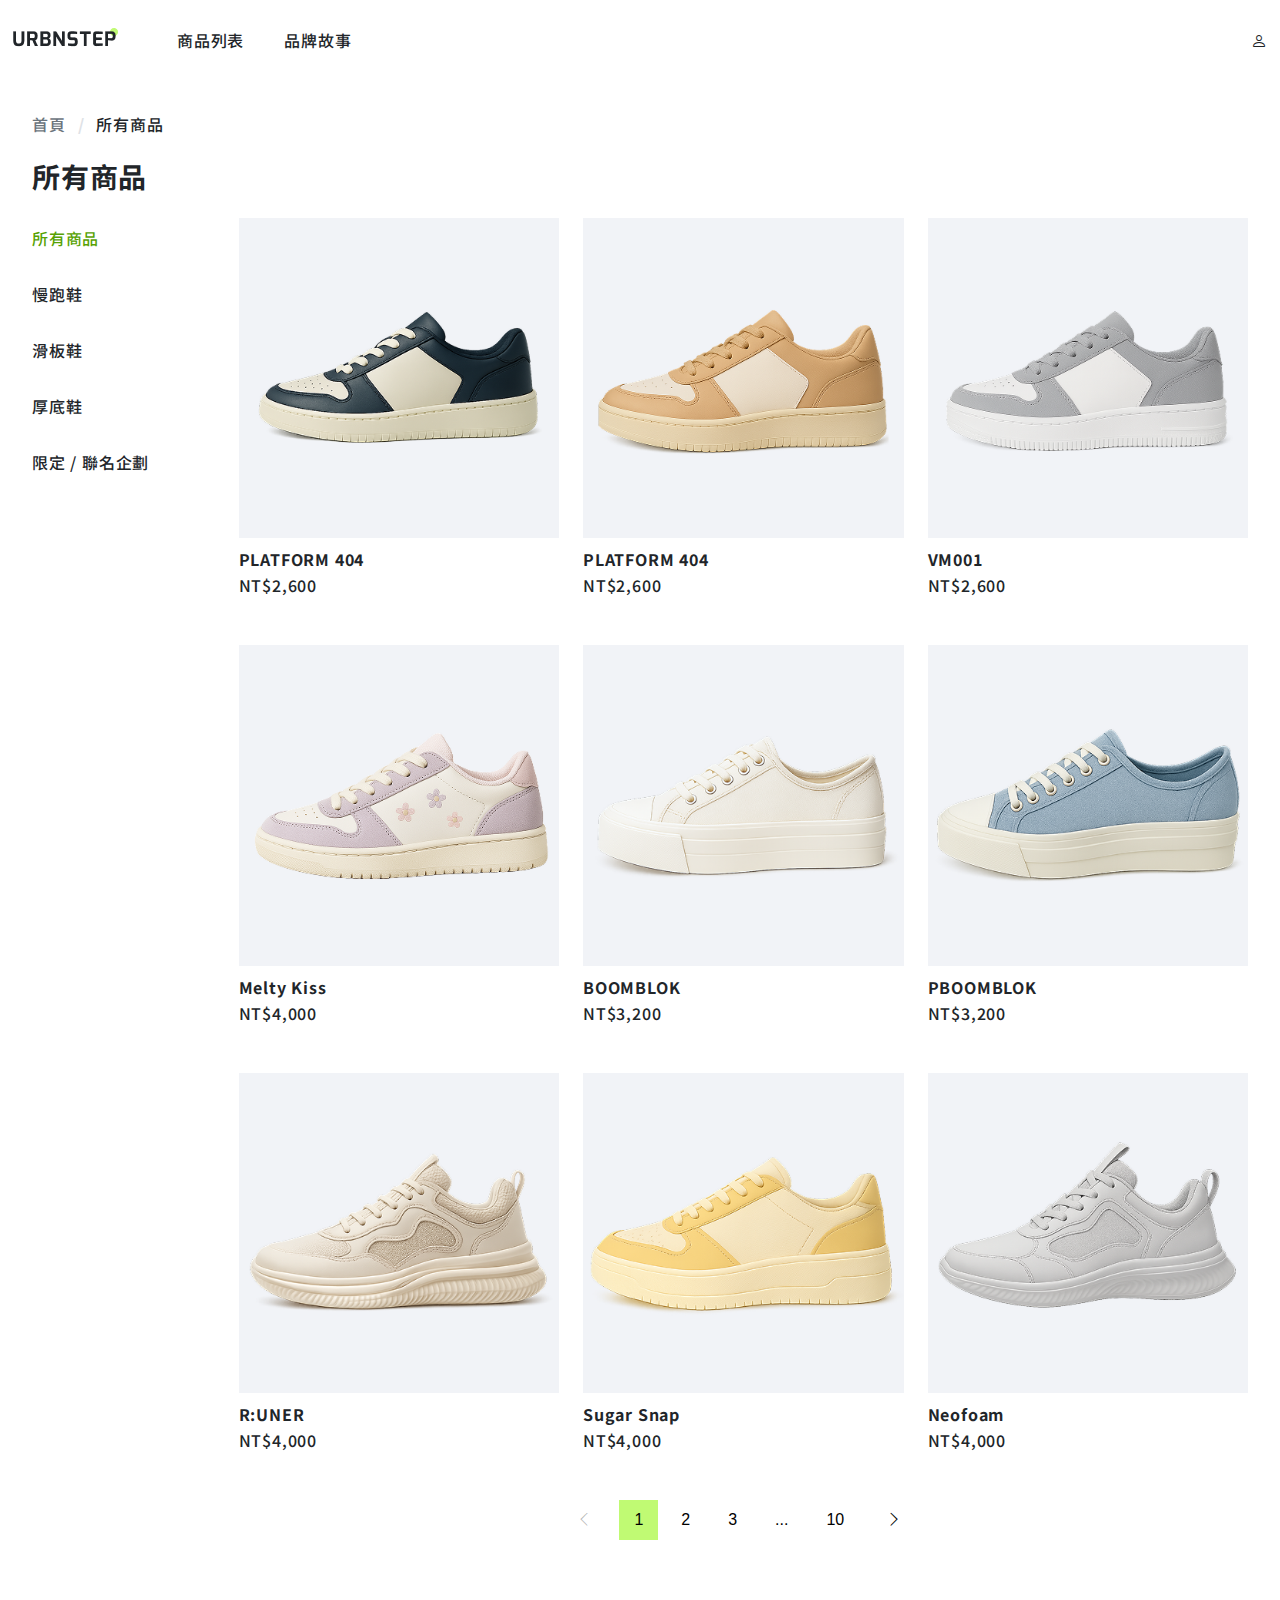
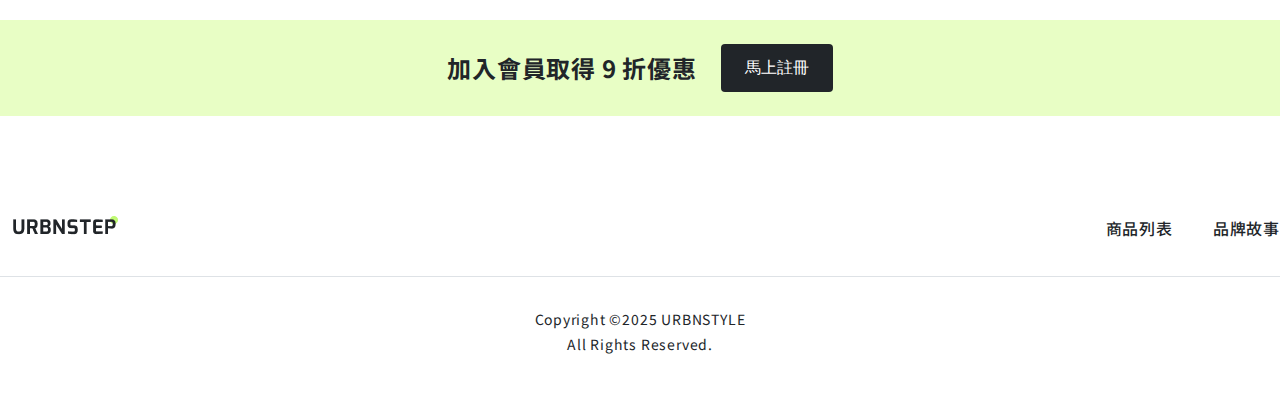
<file: Index.html>
<!DOCTYPE html>
<html lang="en">
<head>
    <meta charset="UTF-8">
    <meta name="viewport" content="width=device-width, initial-scale=1.0">
    <title>所有商品</title>
    <link rel="stylesheet" href="reset.css">
    <link rel="stylesheet" href="all.css">
    <link rel="stylesheet" href="Products.css">
    <link rel="stylesheet" href="https://cdn.jsdelivr.net/npm/bootstrap-icons@1.13.1/font/bootstrap-icons.min.css">

   
</head>
<body>
   <nav class="container py-16 d-flex align-center justify-btw" >
    <ul class="d-flex align-center">
        <li class="me-48"><a href="index.html"><img src="/img/Logo.png" alt="LOGO"/></a></li>
        <li class="me-40"><a href="Products.html" class="py-12">商品列表</a></li>
        <li><a href="story.html" class="py-12">品牌故事</a></li>
    </ul>
    <a href="#" class="p-12"><i class="bi bi-person"></i></a>
   </nav>

   <main class="container py-32 mb-48">
    <nav class="mb-24">
        <ol class="d-flex">
        <li class="breadcrumb-item"><a href="index.html" class="breadcrumb-link">首頁</a></li>
        <li class="breadcrumb-item">所有商品</li>
        </ol> 
    </nav>
    <h1 class="h3 mb-24">所有商品</h1>

    <div class="row">

        <div class="col-2">
            <ul class="category">
                <li class="mb-16"><a href="#" class="py-8 picked">所有商品</a></li>
                <li class="mb-16"><a href="#" class="py-8">慢跑鞋</a></li>
                <li class="mb-16"><a href="#" class="py-8">滑板鞋</a></li>
                <li class="mb-16"><a href="#" class="py-8">厚底鞋</a></li>
                <li class="mb-16"><a href="#" class="py-8">限定 / 聯名企劃</a></li>
            </ul>
        </div>

        <div class="col-10">
            <div class="row">
            <div class="card col-4">
               <div class="mb-48">
                <a href="info.html">
                <img src="img/Product-Card.png" alt="PLATFORM 404" class="mb-12"><h2 class="h6 mb-4">PLATFORM 404</h2><p>NT$2,600</p>
                </a>
               </div>  
            </div>
             <div class="card col-4">
               <div class="mb-48">
                <a href="info.html">
                <img src="img/Product-Card-1.png" alt="PLATFORM 404" class="mb-12"><h2 class="h6 mb-4">PLATFORM 404</h2><p>NT$2,600</p>
                </a>
               </div>  
            </div>
             <div class="card col-4">
               <div class="mb-48">
                <a href="info.html">
                <img src="img/Product-Card-2.png" alt="VM001" class="mb-12"><h2 class="h6 mb-4">VM001</h2><p>NT$2,600</p>
                </a>
               </div>  
            </div>
             <div class="card col-4">
               <div class="mb-48">
                <a href="info.html">
                <img src="img/Product-Card-3.png" alt="Melty Kiss" class="mb-12"><h2 class="h6 mb-4">Melty Kiss</h2><p>NT$4,000</p>
                </a>
               </div>  
            </div>
             <div class="card col-4">
               <div class="mb-48">
                <a href="info.html">
                <img src="img/Product-Card-4.png" alt="BOOMBLOK" class="mb-12"><h2 class="h6 mb-4">BOOMBLOK</h2><p>NT$3,200</p>
                </a>
               </div>  
            </div>
             <div class="card col-4">
               <div class="mb-48">
                <a href="info.html">
                <img src="img/Product-Card-5.png" alt="BOOMBLOK" class="mb-12"><h2 class="h6 mb-4">PBOOMBLOK</h2><p>NT$3,200</p>
                </a>
               </div>  
            </div>
             <div class="card col-4">
               <div class="mb-48">
                <a href="info.html">
                <img src="img/Product-Card-6.png" alt="R:UNER" class="mb-12"><h2 class="h6 mb-4">R:UNER</h2><p>NT$4,000</p>
                </a>
               </div>  
            </div>
             <div class="card col-4">
               <div class="mb-48">
                <a href="info.html">
                <img src="img/Product-Card-7.png" alt="Sugar Snap" class="mb-12"><h2 class="h6 mb-4">Sugar Snap</h2><p>NT$4,000</p>
                </a>
               </div>  
            </div>
             <div class="card col-4">
               <div class="mb-48">
                <a href="info.html">
                <img src="img/Product-Card-8.png" alt="Neofoam" class="mb-12"><h2 class="h6 mb-4">Neofoam</h2><p>NT$4,000</p>
                </a>
               </div>  
            </div>
            </div>
            <ul class="d-flex justify-center">
                <li class="me-12 page-item"><button type="button" class="btn" disabled><i class="bi bi-chevron-left"></i></button></li>
                 <li class="me-8 page-item"><button type="button" class="btn picked">1</button></li>
                 <li class="me-8 page-item"><button type="button" class="btn">2</button></li>
                 <li class="me-8 page-item"><button type="button" class="btn">3</button></li>
                 <li class="me-8 page-item"><button type="button" class="btn">...</button></li>
                 <li class="me-12 page-item"><button type="button" class="btn">10</button></li>
                 <li class="me-8 page-item"><button type="button" class="btn"><i class="bi bi-chevron-right"></i></button></li>
            </ul>
        </div>
    </div>
   </main>
   <div class="d-flex justify-center bg-primary-200 py-24 align-center">
    <p class="h4 pe-24">加入會員取得 9 折優惠</p>
    <button type="button" class="btn-primary">馬上註冊</button>
   </div>
   <footer class="container py-64 ">
     <nav class="py-24 d-flex justify-btw align-center border-line">
    <a href="index.html"><img src="/img/Logo.png" alt="LOGO"/></a>
    <ul class="d-flex align-center">
        <li class="me-40"><a href="Products.html" class="py-12">商品列表</a></li>
        <li><a href="story.html" class="py-12">品牌故事</a></li>
     </ul>
     </nav>
     <row>
        <div class="col-12 d-flex justify-center align-center mb-4 pt-32">
            <p class="text-sm text-neutral-600">Copyright ©2025 URBNSTYLE</p>
            </div>
            <div class="col-12 d-flex justify-center align-center">
            <p class="text-sm text-neutral-600">All Rights Reserved.</p>
        </div>
     </row>
   </footer>
</body>
</html>
</file>
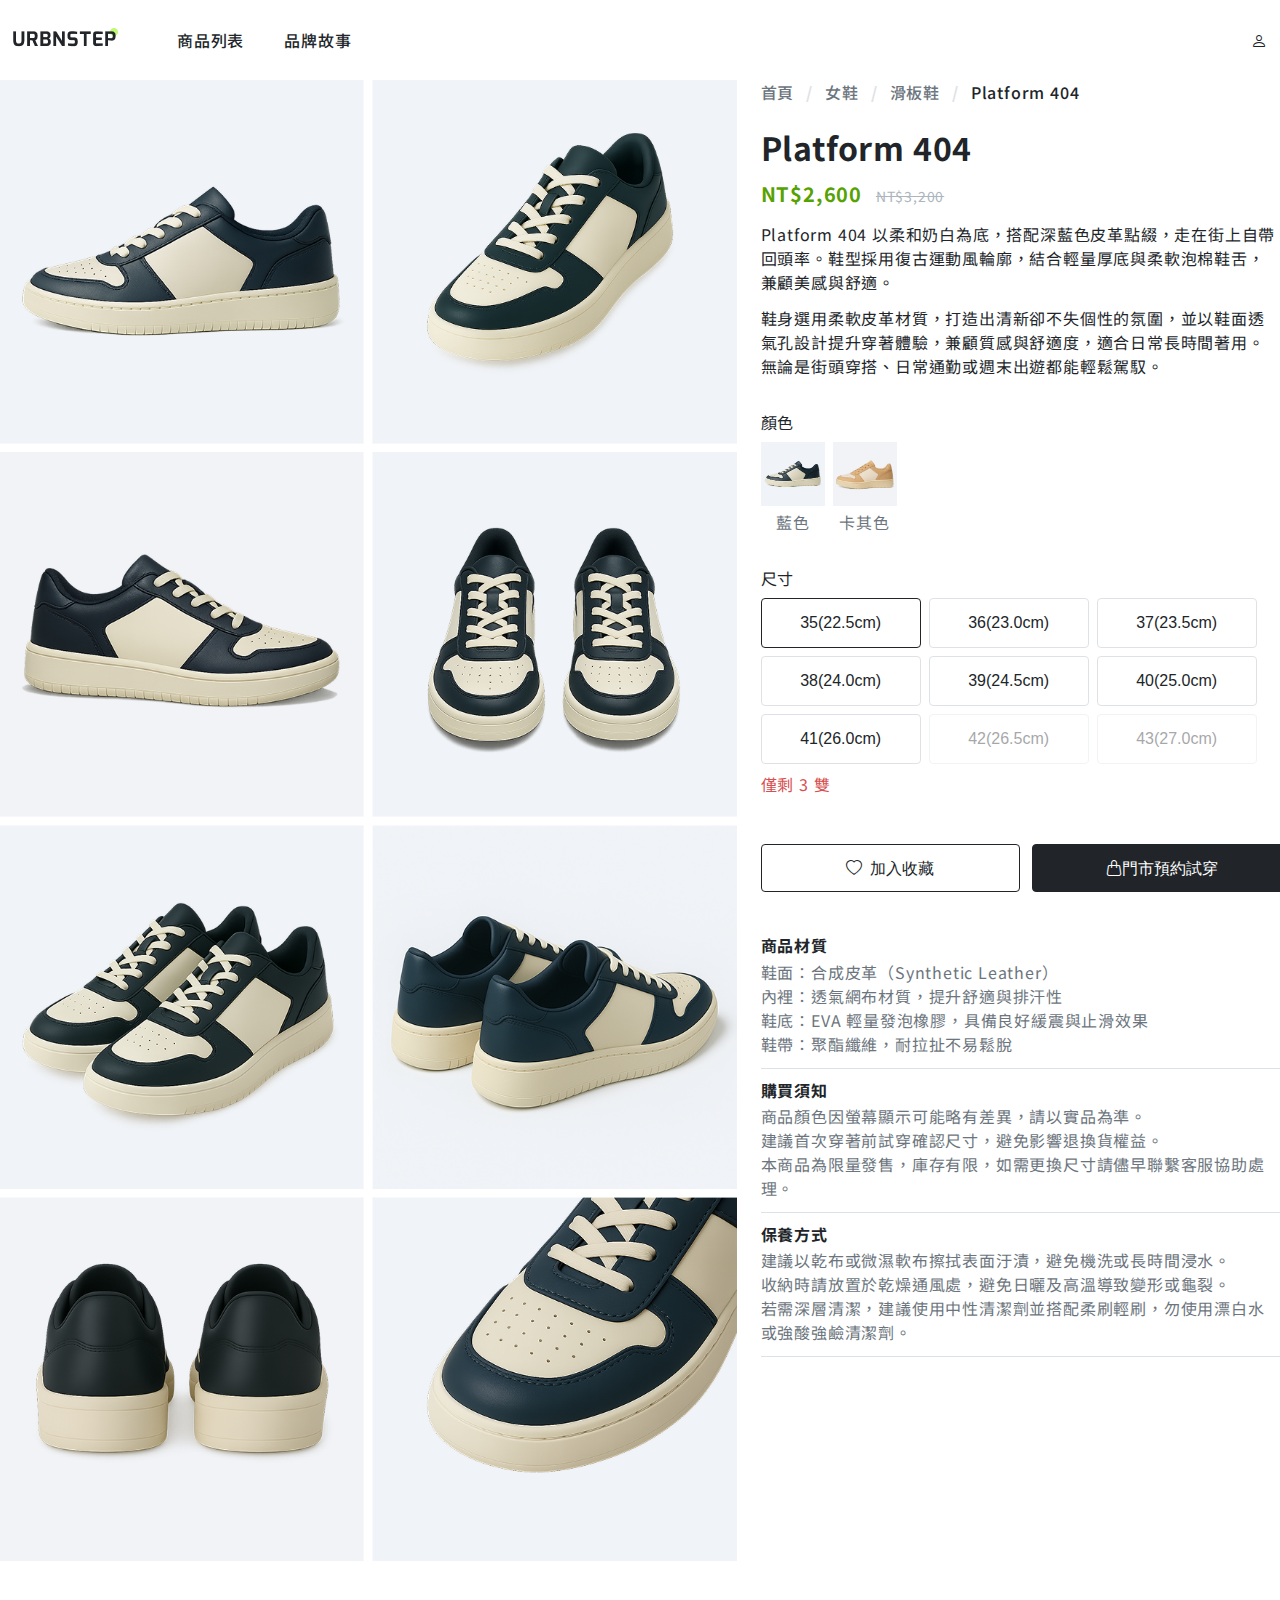
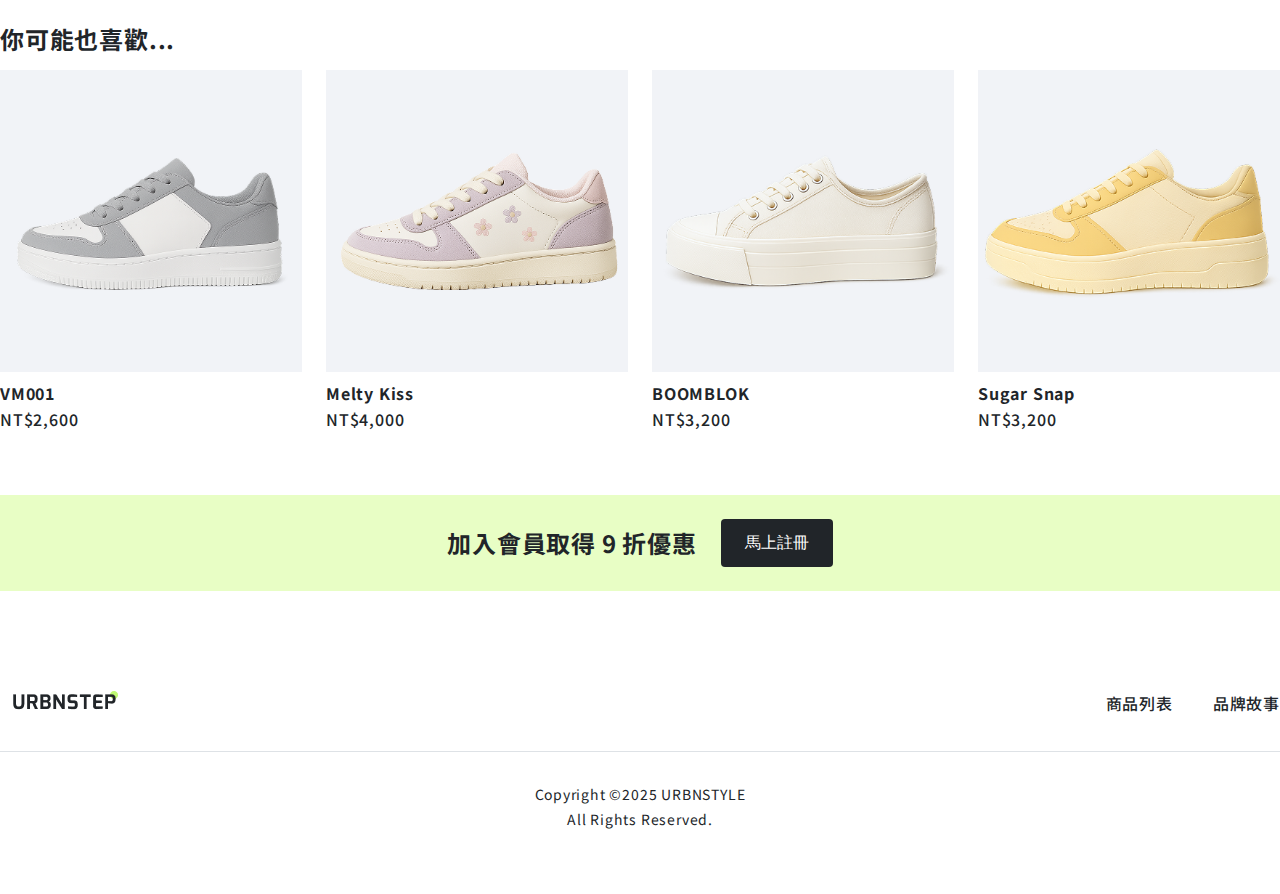
<file: Info.html>
<!DOCTYPE html>
<html lang="en">
<head>
    <meta charset="UTF-8">
    <meta name="viewport" content="width=device-width, initial-scale=1.0">
    <title>產品介紹</title>
    <link rel="stylesheet" href="reset.css">
    <link rel="stylesheet" href="all.css">
    <link rel="stylesheet" href="Info.css">
    <link rel="stylesheet" href="https://cdn.jsdelivr.net/npm/bootstrap-icons@1.13.1/font/bootstrap-icons.min.css">
</head>
<body>
     <nav class="container py-16 d-flex align-center justify-btw" >
    <ul class="d-flex align-center">
        <li class="me-48"><a href="index.html"><img src="/img/Logo.png" alt="LOGO"/></a></li>
        <li class="me-40"><a href="Products.html" class="py-12">商品列表</a></li>
        <li><a href="story.html" class="py-12">品牌故事</a></li>
    </ul>
    <a href="#" class="p-12"><i class="bi bi-person"></i></a>
   </nav>

<main class="container">
    <div class="row pd-64">
        <div class="col-7">
            <div class="product-row">
                <div class="product-col mb-8">
                <img src="img/Main image.png" alt="商品">
                </div>
                <div class="product-col mb-8">
                <img src="img/Main image-1.png" alt="商品">
                </div>
                <div class="product-col mb-8">
                <img src="img/Main image-2.png" alt="商品">
                </div>
                <div class="product-col mb-8">
                <img src="img/Main image-3.png" alt="商品">
                </div>
                <div class="product-col mb-8">
                <img src="img/Main image-4.png" alt="商品">
                </div>
                <div class="product-col mb-8">
                <img src="img/Main image-5.png" alt="商品">
                </div>
                <div class="product-col">
                <img src="img/Main image-6.png" alt="商品">
                </div>
                <div class="product-col">
                <img src="img/Main image-7.png" alt="商品">
                </div>
            </div>
        </div>
        <div class="col-5">
            <nav class="mb-24">
            <ol class="d-flex">
            <li class="breadcrumb-item"><a href="index.html" class="breadcrumb-link">首頁</a></li>
            <li class="breadcrumb-item"><a href="index.html" class="breadcrumb-link">女鞋</a></li>
            <li class="breadcrumb-item"><a href="index.html" class="breadcrumb-link">滑板鞋</a></li>
            <li class="breadcrumb-item">Platform 404</li>
            </ol> 
            </nav>
            <h2 class="h2 mb-16">Platform 404</h2>
               <p class="h5 text-primary-400 mb-16">NT$2,600 <del class="del-price">NT$3,200</del></p>
            <p class="mb-12">Platform 404 以柔和奶白為底，搭配深藍色皮革點綴，走在街上自帶回頭率。鞋型採用復古運動風輪廓，結合輕量厚底與柔軟泡棉鞋舌，兼顧美感與舒適。</p>
            <p class="mb-32">鞋身選用柔軟皮革材質，打造出清新卻不失個性的氛圍，並以鞋面透氣孔設計提升穿著體驗，兼顧質感與舒適度，適合日常長時間著用。無論是街頭穿搭、日常通勤或週末出遊都能輕鬆駕馭。</p>
            
            <div class="mb-32">
                <h6 class="text-md mb-8">顏色</h6>
                <div class="d-flex align-center">
                    <card class="card pe-8">
                    <img src="img/Main image.png" alt="藍色">
                    <p>藍色</p>
                    </card>
                    <card class="card">
                    <img src="img/Product-Card-1.png" alt="卡其色">
                    <p>卡其色</p>
                    </card>
                </div>
            </div>

            <div class="mb-48">
                <h6 class="text-md mb-8">尺寸</h6>
                <section class="option mb-8">
                    <button type="button" class="option-active">35(22.5cm)</button>
                    <button type="button" class="option-defeat">36(23.0cm)</button>
                    <button type="button" class="option-defeat">37(23.5cm)</button>
                    <button type="button" class="option-defeat">38(24.0cm)</button>
                    <button type="button" class="option-defeat">39(24.5cm)</button>
                    <button type="button" class="option-defeat">40(25.0cm)</button>
                    <button type="button" class="option-defeat">41(26.0cm)</button>
                    <button type="button" class="option-disable">42(26.5cm)</button>
                    <button type="button" class="option-disable">43(27.0cm)</button>
                </section>
                <p class="text-danger">僅剩 3 雙</p>
            </div>

            <div class="row d-flex mb-32">
                <div class="col-6">
                    <button type="button" class="btn-normal"><i class="bi bi-heart pe-8"></i>加入收藏</button>
                </div>
                <div class="col-6">
                    <button type="button" class="btn-fill"><i class="bi bi-handbag"></i>門市預約試穿</button>
                </div>

            </div>

                <section class="detail py-12">
                    <h6 class="h6 mb-4">商品材質</h6>
                        <p>鞋面：合成皮革（Synthetic Leather）</p>
                        <p>內裡：透氣網布材質，提升舒適與排汗性</p>
                        <p>鞋底：EVA 輕量發泡橡膠，具備良好緩震與止滑效果</p>
                        <p>鞋帶：聚酯纖維，耐拉扯不易鬆脫</p>
                </section>
                <section class="detail py-12">
                    <h6 class="h6 mb-4">購買須知</h6>
                        <p>商品顏色因螢幕顯示可能略有差異，請以實品為準。</p>
                        <p>建議首次穿著前試穿確認尺寸，避免影響退換貨權益。</p>
                        <p>本商品為限量發售，庫存有限，如需更換尺寸請儘早聯繫客服協助處理。</p>
                </section>
                 <section class="detail py-12">
                    <h6 class="h6 mb-4">保養方式</h6>
                        <p>建議以乾布或微濕軟布擦拭表面汙漬，避免機洗或長時間浸水。</p>
                        <p>收納時請放置於乾燥通風處，避免日曬及高溫導致變形或龜裂。</p>
                        <p>若需深層清潔，建議使用中性清潔劑並搭配柔刷輕刷，勿使用漂白水或強酸強鹼清潔劑。</p>
                </section>
            
        </div>
    </div>
        <div class="py-64">
            <h4 class="h4 mb-16">你可能也喜歡...</h4>
            <div class="row">
           <div class="col-3">
                <a href="info.html">
                <img src="img/Product-Card-2.png" alt="VM001" class="mb-12"><h2 class="h6 mb-4">VM001</h2><p>NT$2,600</p>
                </a>
            </div> 
             <div class="col-3">
                <a href="info.html">
                <img src="img/Product-Card-3.png" alt="Melty Kiss" class="mb-12"><h2 class="h6 mb-4">Melty Kiss</h2><p>NT$4,000</p>
                </a>
            </div> 
            <div class="col-3">
                <a href="info.html">
                <img src="img/Product-Card-4.png" alt="BOOMBLOK" class="mb-12"><h2 class="h6 mb-4">BOOMBLOK</h2><p>NT$3,200</p>
                </a>
            </div> 
            <div class="col-3">
                <a href="info.html">
                <img src="img/Product-Card-7.png" alt="Sugar Snap" class="mb-12"><h2 class="h6 mb-4">Sugar Snap</h2><p>NT$3,200</p>
                </a>
            </div> 
        </div> 
    </div>
</main>

<div class="d-flex justify-center bg-primary-200 py-24 align-center">
    <p class="h4 pe-24">加入會員取得 9 折優惠</p>
    <button type="button" class="btn-primary">馬上註冊</button>
   </div>
   <footer class="container py-64 ">
     <nav class="py-24 d-flex justify-btw align-center border-line">
    <a href="index.html"><img src="/img/Logo.png" alt="LOGO"/></a>
    <ul class="d-flex align-center">
        <li class="me-40"><a href="Products.html" class="py-12">商品列表</a></li>
        <li><a href="story.html" class="py-12">品牌故事</a></li>
     </ul>
     </nav>
     <row>
        <div class="col-12 d-flex justify-center align-center mb-4 pt-32">
            <p class="text-sm text-neutral-600">Copyright ©2025 URBNSTYLE</p>
            </div>
            <div class="col-12 d-flex justify-center align-center">
            <p class="text-sm text-neutral-600">All Rights Reserved.</p>
        </div>
     </row>
   </footer>
</body>
</html>
</file>
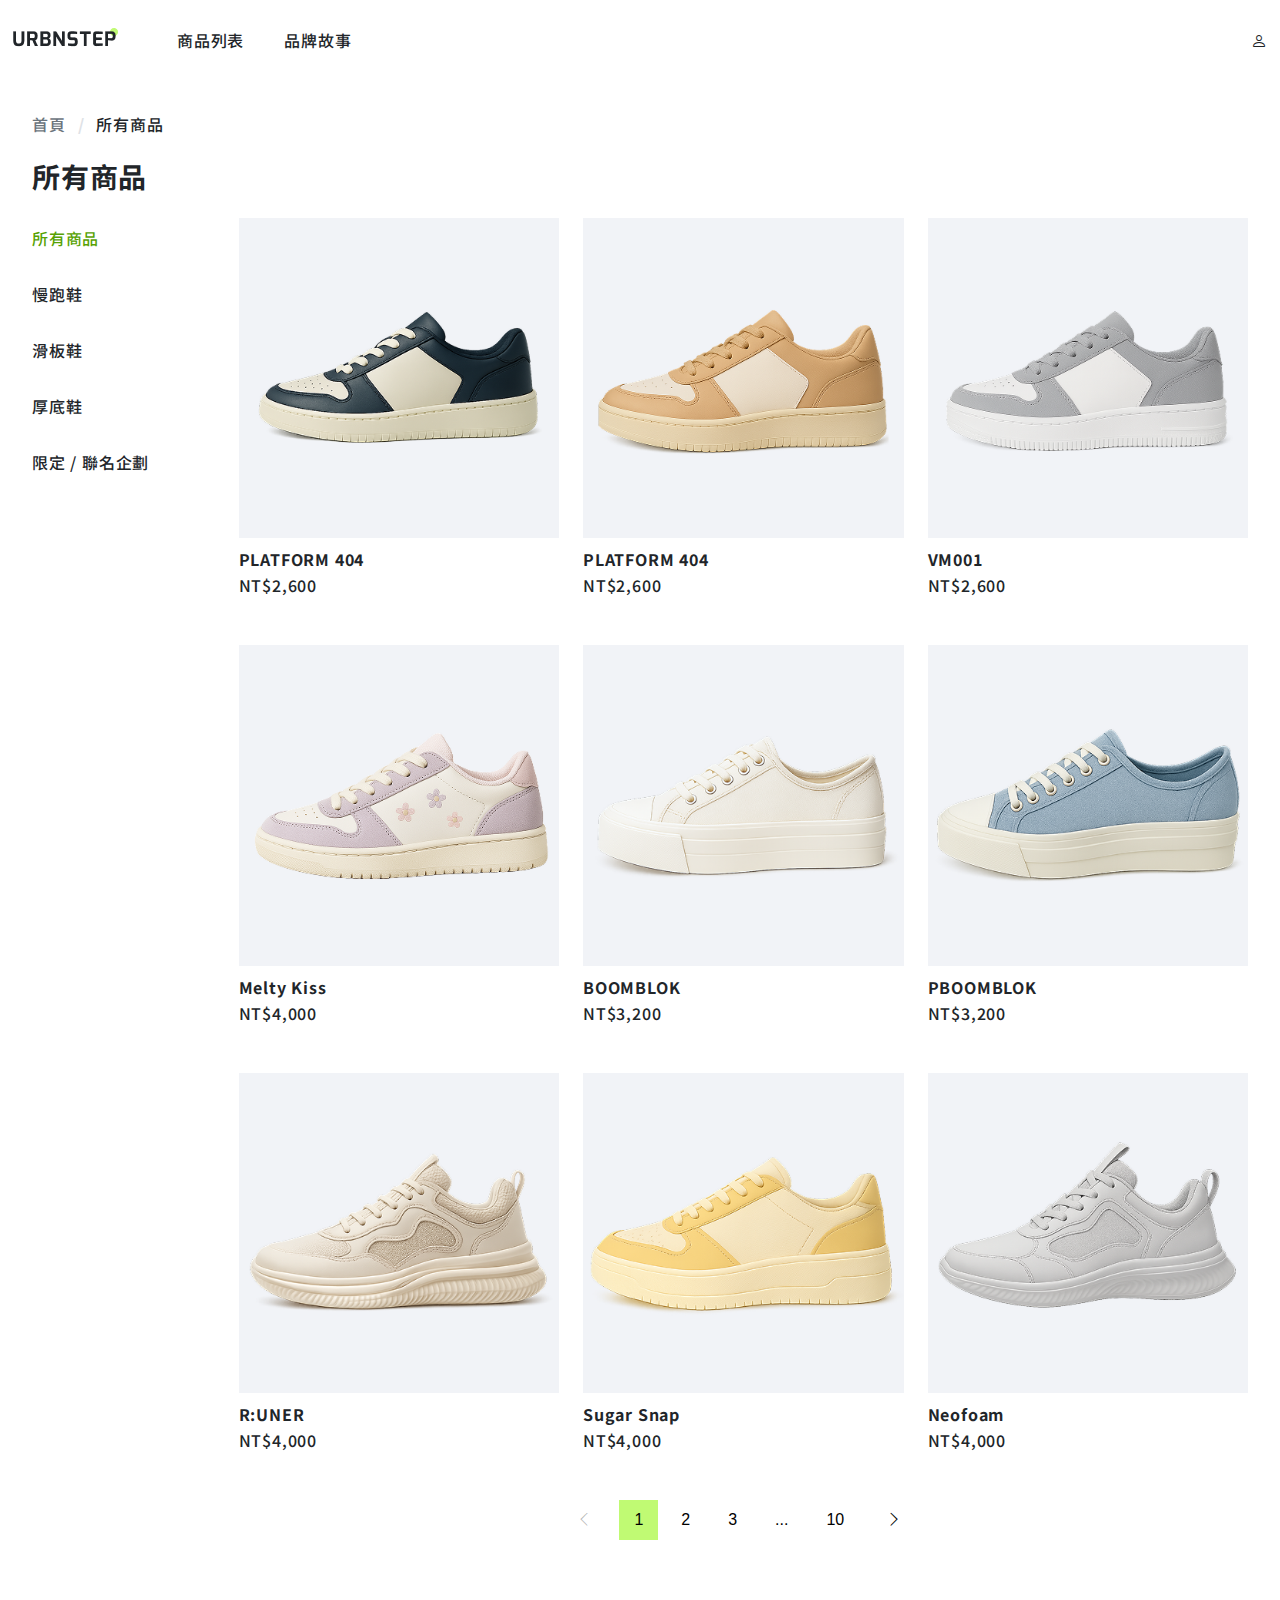
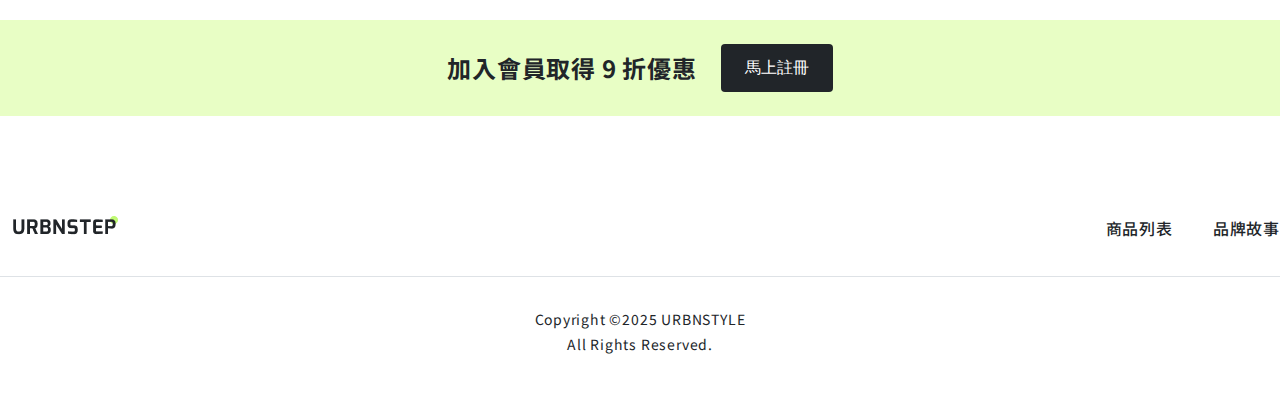
<file: Products.html>
<!DOCTYPE html>
<html lang="en">
<head>
    <meta charset="UTF-8">
    <meta name="viewport" content="width=device-width, initial-scale=1.0">
    <title>所有商品</title>
    <link rel="stylesheet" href="reset.css">
    <link rel="stylesheet" href="all.css">
    <link rel="stylesheet" href="Products.css">
    <link rel="stylesheet" href="https://cdn.jsdelivr.net/npm/bootstrap-icons@1.13.1/font/bootstrap-icons.min.css">

   
</head>
<body>
   <nav class="container py-16 d-flex align-center justify-btw" >
    <ul class="d-flex align-center">
        <li class="me-48"><a href="index.html"><img src="/img/Logo.png" alt="LOGO"/></a></li>
        <li class="me-40"><a href="Products.html" class="py-12">商品列表</a></li>
        <li><a href="story.html" class="py-12">品牌故事</a></li>
    </ul>
    <a href="#" class="p-12"><i class="bi bi-person"></i></a>
   </nav>

   <main class="container py-32 mb-48">
    <nav class="mb-24">
        <ol class="d-flex">
        <li class="breadcrumb-item"><a href="index.html" class="breadcrumb-link">首頁</a></li>
        <li class="breadcrumb-item">所有商品</li>
        </ol> 
    </nav>
    <h1 class="h3 mb-24">所有商品</h1>

    <div class="row">

        <div class="col-2">
            <ul class="category">
                <li class="mb-16"><a href="#" class="py-8 picked">所有商品</a></li>
                <li class="mb-16"><a href="#" class="py-8">慢跑鞋</a></li>
                <li class="mb-16"><a href="#" class="py-8">滑板鞋</a></li>
                <li class="mb-16"><a href="#" class="py-8">厚底鞋</a></li>
                <li class="mb-16"><a href="#" class="py-8">限定 / 聯名企劃</a></li>
            </ul>
        </div>

        <div class="col-10">
            <div class="row">
            <div class="card col-4">
               <div class="mb-48">
                <a href="info.html">
                <img src="img/Product-Card.png" alt="PLATFORM 404" class="mb-12"><h2 class="h6 mb-4">PLATFORM 404</h2><p>NT$2,600</p>
                </a>
               </div>  
            </div>
             <div class="card col-4">
               <div class="mb-48">
                <a href="info.html">
                <img src="img/Product-Card-1.png" alt="PLATFORM 404" class="mb-12"><h2 class="h6 mb-4">PLATFORM 404</h2><p>NT$2,600</p>
                </a>
               </div>  
            </div>
             <div class="card col-4">
               <div class="mb-48">
                <a href="info.html">
                <img src="img/Product-Card-2.png" alt="VM001" class="mb-12"><h2 class="h6 mb-4">VM001</h2><p>NT$2,600</p>
                </a>
               </div>  
            </div>
             <div class="card col-4">
               <div class="mb-48">
                <a href="info.html">
                <img src="img/Product-Card-3.png" alt="Melty Kiss" class="mb-12"><h2 class="h6 mb-4">Melty Kiss</h2><p>NT$4,000</p>
                </a>
               </div>  
            </div>
             <div class="card col-4">
               <div class="mb-48">
                <a href="info.html">
                <img src="img/Product-Card-4.png" alt="BOOMBLOK" class="mb-12"><h2 class="h6 mb-4">BOOMBLOK</h2><p>NT$3,200</p>
                </a>
               </div>  
            </div>
             <div class="card col-4">
               <div class="mb-48">
                <a href="info.html">
                <img src="img/Product-Card-5.png" alt="BOOMBLOK" class="mb-12"><h2 class="h6 mb-4">PBOOMBLOK</h2><p>NT$3,200</p>
                </a>
               </div>  
            </div>
             <div class="card col-4">
               <div class="mb-48">
                <a href="info.html">
                <img src="img/Product-Card-6.png" alt="R:UNER" class="mb-12"><h2 class="h6 mb-4">R:UNER</h2><p>NT$4,000</p>
                </a>
               </div>  
            </div>
             <div class="card col-4">
               <div class="mb-48">
                <a href="info.html">
                <img src="img/Product-Card-7.png" alt="Sugar Snap" class="mb-12"><h2 class="h6 mb-4">Sugar Snap</h2><p>NT$4,000</p>
                </a>
               </div>  
            </div>
             <div class="card col-4">
               <div class="mb-48">
                <a href="info.html">
                <img src="img/Product-Card-8.png" alt="Neofoam" class="mb-12"><h2 class="h6 mb-4">Neofoam</h2><p>NT$4,000</p>
                </a>
               </div>  
            </div>
            </div>
            <ul class="d-flex justify-center">
                <li class="me-12 page-item"><button type="button" class="btn" disabled><i class="bi bi-chevron-left"></i></button></li>
                 <li class="me-8 page-item"><button type="button" class="btn picked">1</button></li>
                 <li class="me-8 page-item"><button type="button" class="btn">2</button></li>
                 <li class="me-8 page-item"><button type="button" class="btn">3</button></li>
                 <li class="me-8 page-item"><button type="button" class="btn">...</button></li>
                 <li class="me-12 page-item"><button type="button" class="btn">10</button></li>
                 <li class="me-8 page-item"><button type="button" class="btn"><i class="bi bi-chevron-right"></i></button></li>
            </ul>
        </div>
    </div>
   </main>
   <div class="d-flex justify-center bg-primary-200 py-24 align-center">
    <p class="h4 pe-24">加入會員取得 9 折優惠</p>
    <button type="button" class="btn-primary">馬上註冊</button>
   </div>
   <footer class="container py-64 ">
     <nav class="py-24 d-flex justify-btw align-center border-line">
    <a href="index.html"><img src="/img/Logo.png" alt="LOGO"/></a>
    <ul class="d-flex align-center">
        <li class="me-40"><a href="Products.html" class="py-12">商品列表</a></li>
        <li><a href="story.html" class="py-12">品牌故事</a></li>
     </ul>
     </nav>
     <row>
        <div class="col-12 d-flex justify-center align-center mb-4 pt-32">
            <p class="text-sm text-neutral-600">Copyright ©2025 URBNSTYLE</p>
            </div>
            <div class="col-12 d-flex justify-center align-center">
            <p class="text-sm text-neutral-600">All Rights Reserved.</p>
        </div>
     </row>
   </footer>
</body>
</html>
</file>
<file: all.css>
/**引入字體**/
@import url('https://fonts.googleapis.com/css2?family=Noto+Sans+TC:wght@100..900&display=swap');
*, *:before, *:after{
		box-sizing: border-box;
	}
    img{
        vertical-align: middle;
    }

    /*顏色*/
:root{
    --primary-400:#57A203;
    --primary-300:#C0FA73;
    --primary-200:#E8FEC5;
    --primary-100:#F5FEE7;
    --Neutral-0:#FFFFFF;
    --Neutral-100:#F8F9FA;
    --Neutral-300:#DEE2E6;
    --Neutral-500:#ADB5BD;
    --Neutral-600:#6C757D;
    --Neutral-900:#212529;
    --Danger-300:#D74F4F;
}

a{ display: block;
    color:var(--Neutral-900) ;
     text-decoration: none;
    font-weight: 500; 
}


body{
 font-family: "Noto Sans TC", sans-serif;
 font-size: 16px;
 letter-spacing:  0.05em;
 line-height: 1.5;
 color: var(--Neutral-900);
}

img{
    vertical-align: middle;
    max-width: 100%;
    height: auto;
}

/*通用樣式*/
.container{
    max-width: 1296px;
    margin: 0 auto;
}
.bg-primary-200{
   background-color: var(--primary-200);
}
.bg-primary-100{
   background-color: var(--primary-100);
}
.bg-neutral-100{
    background-color: var(--Neutral-100);
}

/*文字*/
.h1{
font-size: 40px;
line-height: 1.2;
font-weight: 700;
}
.h2{
font-size: 32px;
line-height: 1.2;
font-weight: 700;
}
.h3{
font-size: 28px;
line-height: 1.2;
font-weight: 700;
}
.h4{
font-size: 24px;
line-height: 1.2;
font-weight: 700;
}
.h5{
font-size: 20px;
line-height: 1.2;
font-weight: 700;
}
.h6{
font-size: 16px;
line-height: 1.2;
font-weight: 700;
}
.text-md{
 font-size: 16px;
font-weight: 400;   
line-height: 1.5;
}

.text-sm{
 font-size: 14px;
font-weight: 400;   
}

.text-primary-400{
    color: var(--primary-400);
}
.text-neutarl-600{
    color: var(--Neutral-600);
}
.text-neutarl-500{
    color: var(--Neutral-500);
}
.text-neutarl-300{
    color: var(--Neutral-300);
}

.text-white{
    color: var(--Neutral-0);
}
.text-danger{
    color: var(--Danger-300);
}
.deco-through{
    text-decoration:line-through;
}

/*間距*/
.py-64{
    padding-top: 64px;
    padding-bottom: 64px;
}
.pb-48{
     padding-bottom: 48px;
}
.pb-64{
     padding-bottom: 64px;
}
.pt-32{
     padding-top: 32px;
}
.py-48{
   padding: 48px; 
}
.py-32{
   padding: 32px; 
}
.py-24{
   padding-bottom: 24px; 
   padding-top: 24px;
}
.py-16{
   padding-bottom: 16px; 
   padding-top: 16px;
}
.py-12{
   padding-bottom: 12px; 
   padding-top: 12px;
}
.py-8{
    padding-top: 8px;
    padding-bottom: 8px;
}
.pe-8{
    padding-right: 8px;
}
.pe-24{
    padding-right: 24px;
}
.p-12{
    padding: 12px;
}
.mb-4{
margin-bottom: 4px;
}
.mb-8{
margin-bottom: 8px;
}
.mb-12{
margin-bottom: 12px;
}
.mb-16{
margin-bottom: 16px;
}
.mb-24{
margin-bottom: 24px;
}
.mb-32{
margin-bottom: 32px;
}
.mb-48{
margin-bottom: 48px;
}
.me-8{
    margin-right: 8px;
}
.me-12{
    margin-right: 12px;
}
.me-48{
    margin-right: 48px;
}
.me-40{
    margin-right: 40px;
}

/*flex樣式*/
.d-flex {
    display: flex;
}

.justify-btw {
    justify-content: space-between;
}

.justify-center {
    justify-content: center;
}

.align-center {
    align-items: center;
}

.flex-wrap {
    flex-wrap: wrap;
}
.flex-col{
    flex-direction: column;
}

/*欄位樣式*/
.row{
    display: flex;
    flex-wrap: wrap;
    margin-right: -12px;
    margin-left: -12px;
}

.col-1{
    padding-left: 12px;
    padding-right: 12px;
    width: calc(100%/12);
}

.col-2{
    padding-left: 12px;
    padding-right: 12px;
    width: calc(100%/12*2);
}

.col-3{
    padding-left: 12px;
    padding-right: 12px;
    width: calc(100%/12*3);
}

.col-4{
    padding-left: 12px;
    padding-right: 12px;
    width: calc(100%/12*4);
}

.col-5{
    padding-left: 12px;
    padding-right: 12px;
    width: calc(100%/12*5);
}

.col-6{
    padding-left: 12px;
    padding-right: 12px;
    width: calc(100%/12*6);
}

.col-7{
    padding-left: 12px;
    padding-right: 12px;
    width: calc(100%/12*7);
}

.col-8{
    padding-left: 12px;
    padding-right: 12px;
    width: calc(100%/12*8);
}

.col-9{
    padding-left: 12px;
    padding-right: 12px;
    width: calc(100%/12*9);
}

.col-10{
    padding-left: 12px;
    padding-right: 12px;
    width: calc(100%/12*10);
}

.col-11{
    padding-left: 12px;
    padding-right: 12px;
    width: calc(100%/12*11);
}

.col-12{
    padding-left: 12px;
    padding-right: 12px;
    width: 100%;
}

/*元件*/
.breadcrumb-item + .breadcrumb-item::before{
    content: '/';
    padding: 0 12px;
    color: var(--Neutral-300);
    font-weight: 700;
}
.breadcrumb-item{
    display: flex;
    font-weight: 500;
}
.breadcrumb-link{
    color: var(--Neutral-600);
}

.border-line{
    border-bottom: 1px solid var(--Neutral-300);
}
.btn{
    border-radius: 4px;
    padding: 12px 24px;
    font-size: 16px;
    line-height: 1.5;
    font-weight: 500;
    cursor: pointer;
    border: none;
    background-color: transparent;
}
.btn-primary{
    background-color: var(--Neutral-900);
    border-radius: 4px;
    padding: 12px 24px;
    color: var(--Neutral-0);
    font-size: 16px;
    line-height: 1.5;
    font-weight: 500;
    cursor: pointer;
    border: none;
}
</file>
<file: Products.css>
.category .picked{
    display: block;
    color:var(--primary-400) ;
     text-decoration: none;
    font-weight: 500; 
}

.page-item .btn {
    padding: 8px 15px;
    border-radius: 0;
}

.page-item .picked {
    padding: 8px 15px;
    border-radius: 0;
    font-weight: 500;
    background-color: var(--primary-300);
}
</file>
<file: Info.css>
/*左方圖片*/
.product-row{
    display: flex;
    flex-wrap: wrap;
    margin-left: -4px;
    margin-right: -4px;
}
.product-col{
    width: calc(100%/12*6);
    padding-right: 4px;
    padding-left: 4px;
}
.del-price{
    font-size: 14px;
    font-weight: 400;
    color: var(--Neutral-500);
    padding-left: 8px;
}
.card img{
    height: 64px;
    margin-bottom: 4px;
}
.card{
    display: flex;
    flex-direction: column;
    align-content: center;
    font-size: 16px;
    color: var(--Neutral-600);
    text-align: center;
}
.option{
    display: flex;
    flex-wrap: wrap;
    align-content: center;
    gap: 8px;
}
.option-active{
    border: 1px solid var(--Neutral-900);
    border-radius: 4px;
    font-size: 16px;
    line-height: 1.5;
    color: var(--Neutral-900);
    background-color: transparent;
    padding: 12px 24px;
    width: 160px;
}

.option-defeat{
    border: 1px solid var(--Neutral-300);
    border-radius: 4px;
    font-size: 16px;
    line-height: 1.5;
    color: var(--Neutral-900);
    background-color: transparent;
    padding: 12px 24px;
    width: 160px;
}
.option-disable{
    border: 1px solid var(--Neutral-300);
    border-radius: 4px;
    font-size: 16px;
    line-height: 1.5;
    color: var(--Neutral-900);
    background-color: transparent;
    padding: 12px 24px;
    width: 160px;;
    opacity: 40%;
}
.btn-normal{
  border: 1px solid var(--Neutral-900);
    border-radius: 4px;
    font-size: 16px;
    line-height: 1.5;
    color: var(--Neutral-900);
    background-color: transparent;
    padding-bottom: 12px;
    padding-top: 12px;
    width: 259px;
    height: 48px;
}
.btn-fill{
  border: 1px solid var(--Neutral-900);
    border-radius: 4px;
    font-size: 16px;
    line-height: 1.5;
    color:#FFFFFF;
    background-color: var(--Neutral-900);
    padding-bottom: 12px;
    padding-top: 12px;
    width: 259px;
    height: 48px;
}
.detail{
    border-bottom: 1px solid var(--Neutral-300);
}
.detail p{
    font-size: 16px;
    line-height: 1.5;
    color: var(--Neutral-600);
    font-weight: 400;
}
</file>
